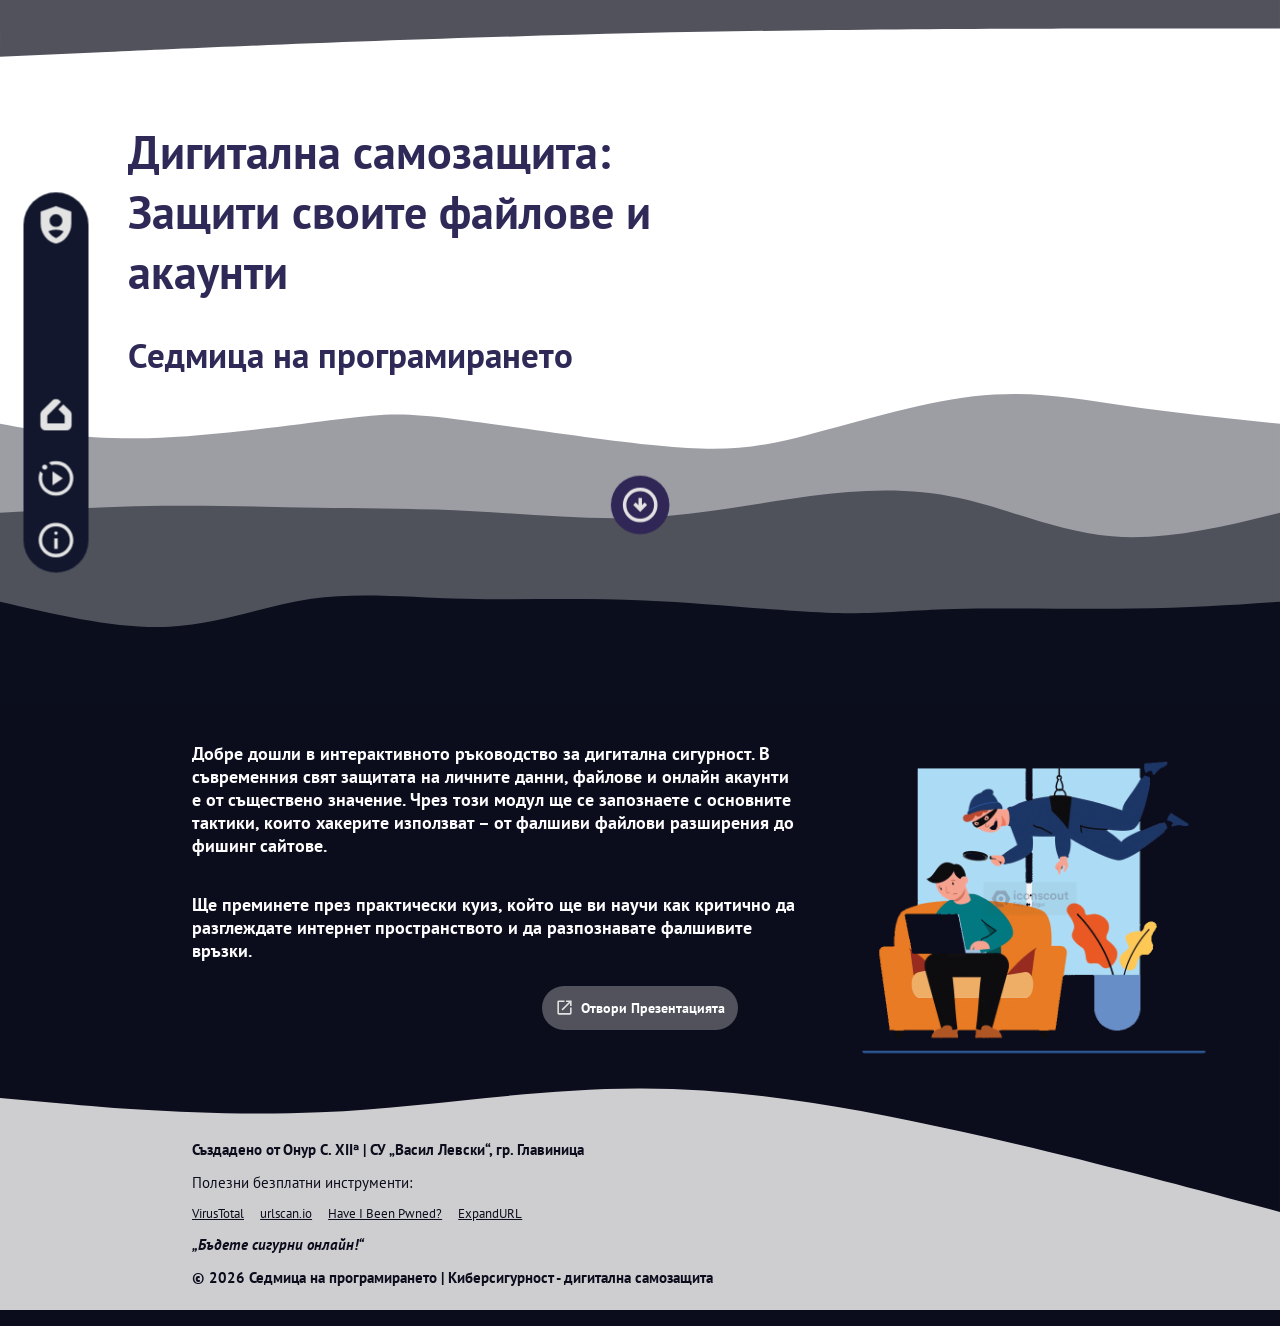
<file: index.html>
<!DOCTYPE html>
<html lang="en">
<head>
    <meta charset="UTF-8">
    <link rel="icon" href="data:image/svg+xml,<svg xmlns=%22http://www.w3.org/2000/svg%22 viewBox=%220 0 100 100%22><text y=%22.9em%22 font-size=%2290%22>🛡️</text></svg>">
    <meta name="viewport" content="width=device-width, initial-scale=1.0">
    <link rel="stylesheet" href="files/main.css">
    <link rel="stylesheet" href="files/navigation.css">
    <link rel="stylesheet" href="files/opening.css">
    <link rel="stylesheet" href="files/footer.css">
    <link rel="preconnect" href="https://fonts.googleapis.com">
    <link rel="preconnect" href="https://fonts.gstatic.com" crossorigin>
    <link href="https://fonts.googleapis.com/css2?family=PT+Sans:ital,wght@0,400;0,700;1,400;1,700&display=swap" rel="stylesheet">
    <title>Дигитална самозащита | Седмица на програмирането</title>
    <script>
        function copyLink() {
            const linkToCopy = "https://onurseyhan29.github.io/cybersecurity26/";

            navigator.clipboard.writeText(linkToCopy).then(() => {
            document.getElementById("copyImg").style.opacity = "0.4";
         });
        }
    </script>
</head>
<body>
    <nav class="buttons">
       <button class="logo" popovertarget="sharescreen"><div class="logos"></div></button><div class="share-hint"><h1>⬅️ Сподели оттук!</h1></div>
            <div id="sharescreen" popover>
                <br><br><center><a href=""><span><img style="padding-right: 10px;margin-bottom: -8px;height: 27px;padding-left: 2px;" src="files/openlink.svg" alt=""></span>Към началната страница</a></center><br><br>
                <h2>Сканирай QR кода с телефона си или копирай директния линк:</h2><br>
                <div>
                    <img src="qr.png" alt="QR code"><br>
                    <button id="copyBtn" onclick="copyLink()"><img src="files/copy.svg" id="copyImg" alt="Copy Link" title="Copy Link"></button>
                </div>
            </div>
       <a href="" alt="Начална Страница" title="Начална Страница"><img style="margin-top: -7px;" src="files/home-f.svg"></a>
       <a href="presentation/" alt="Презентация" title="Презентация"><img src="files/slideshow.svg"></a>
       <a href="info/" alt="Повече Информация" title="Повече Информация"><img src="files/info.svg"></a>
    </nav>
    <!--"Space"-->

    <header>
        <img src="files/wavetop.svg" alt="wave svg" class="wavetop">
        <div class="title">
            <h1>Дигитална самозащита: Защити своите файлове и акаунти</h1>
            <h2>Седмица на програмирането</h2>
        </div>
        <video autoplay muted loop id="vid">
            <source src="files/Cyber Security Hacker.mp4" type="video/mp4">
        </video>
        <a href="#content" class="downbut"><img src="files/down.svg" alt="GoDown"></a>
        <img class="wave" src="files/wave.svg" alt="wave svg">
    </header>

    <center><div id="content">
        <h1>Добре дошли в интерактивното ръководство за дигитална сигурност. В съвременния свят защитата на личните данни, файлове и онлайн акаунти е от съществено значение. Чрез този модул ще се запознаете с основните тактики, които хакерите използват – от фалшиви файлови разширения до фишинг сайтове.</h1>
        <br><h1>Ще преминете през практически куиз, който ще ви научи как критично да разглеждате интернет пространството и да разпознавате фалшивите връзки.</h1>
        <br>
        <img class="hackedgif" src="files/hacked.gif" alt="">
        <br><center><a class="openpres" href="presentation/"><span><img src="files/openlink.svg" alt=""></span>Отвори Презентацията</a></center><br><br>
    </div></center>
   
    <footer>
        <img src="files/wavefoot.svg" alt="">
        <div class="footertool1">
            <h1 style="font-weight: 800;">Създадено от Онур С. XIIᵃ | СУ „Васил Левски“, гр. Главиница</h1>
            <h1 style="font-weight: 100;">Полезни безплатни инструменти:</h1>
            <p>
                <span><a target="_blank" style="color: #0c0d1c;" href="https://www.virustotal.com/">VirusTotal</a></span>
                <span><a target="_blank" style="color: #0c0d1c;" href="https://urlscan.io/">urlscan.io</a></span>
                <span><a target="_blank" style="color: #0c0d1c;" href="https://haveibeenpwned.com/">Have I Been Pwned?</a></span>
                <span><a target="_blank" style="color: #0c0d1c;" href="https://wheregoes.com/">ExpandURL</a></span>
            </p>
            <h1 style="font-style: italic;">„Бъдете сигурни онлайн!“</h1>
            <h1 style="font-weight: 800;">© 2026 Седмица на програмирането | Киберсигурност - дигитална самозащита</h1>
        </div>
    </footer>
</body>
</html>
</file>
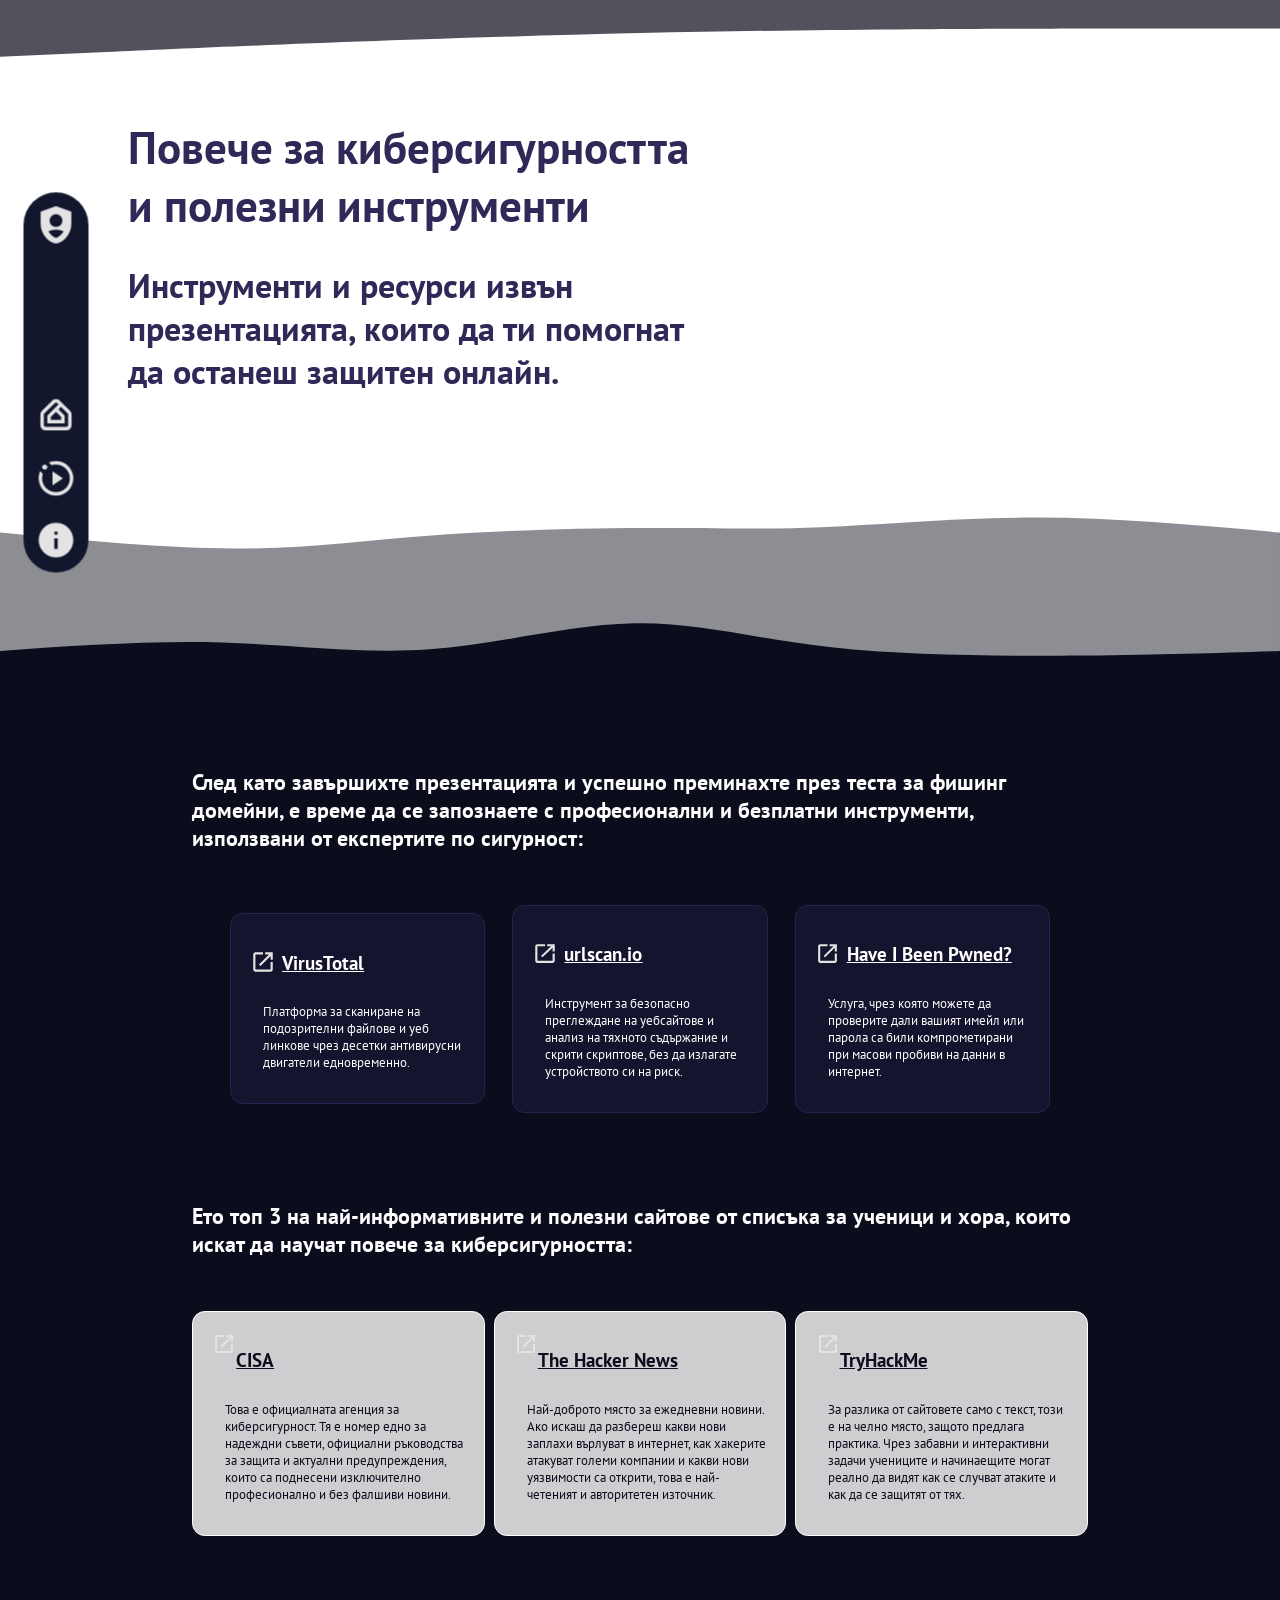
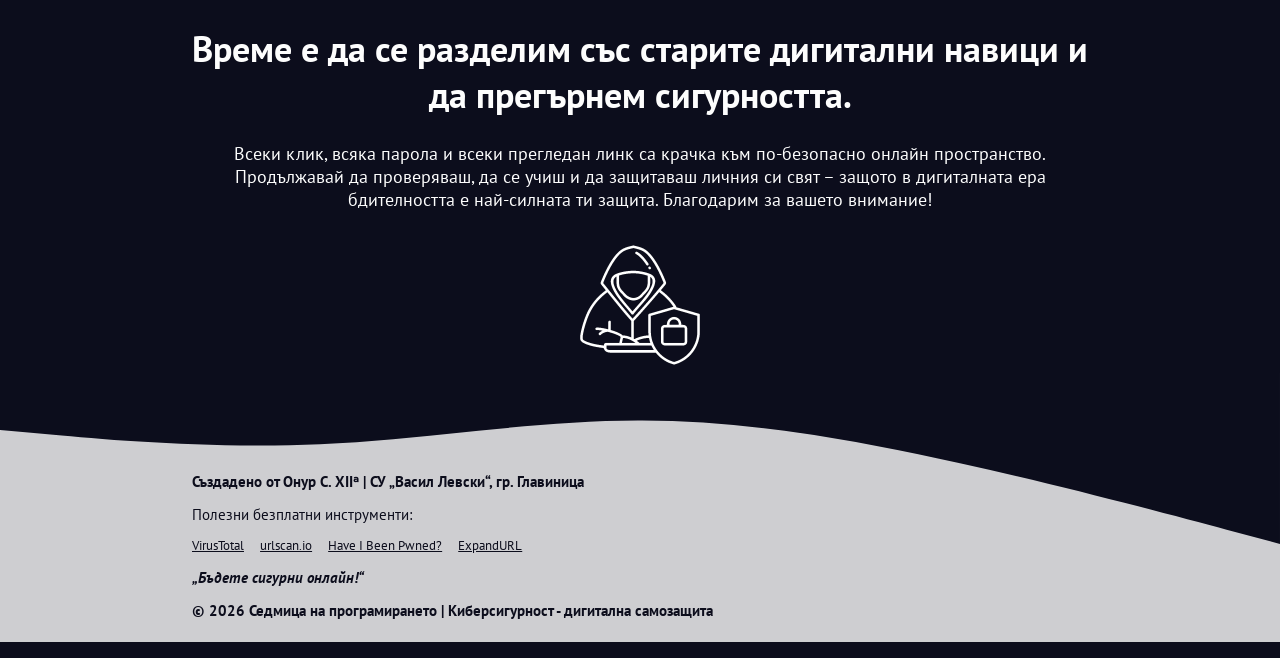
<file: info/index.html>
<!DOCTYPE html>
<html lang="en">
<head>
    <meta charset="UTF-8">
    <link rel="icon" href="data:image/svg+xml,<svg xmlns=%22http://www.w3.org/2000/svg%22 viewBox=%220 0 100 100%22><text y=%22.9em%22 font-size=%2290%22>🛡️</text></svg>">
    <meta name="viewport" content="width=device-width, initial-scale=1.0">
    <link rel="stylesheet" href="../files/info.css">
    <link rel="stylesheet" href="../files/navigation.css">
    <link rel="stylesheet" href="../files/opening.css">
    <link rel="stylesheet" href="../files/footer.css">
    <link rel="preconnect" href="https://fonts.googleapis.com">
    <link rel="preconnect" href="https://fonts.gstatic.com" crossorigin>
    <link href="https://fonts.googleapis.com/css2?family=PT+Sans:ital,wght@0,400;0,700;1,400;1,700&display=swap" rel="stylesheet">
    <title>Дигитална самозащита | Седмица на програмирането</title>
    <script>
        function copyLink() {
            const linkToCopy = "https://onurseyhan29.github.io/cybersecurity26/";

            navigator.clipboard.writeText(linkToCopy).then(() => {
            document.getElementById("copyImg").style.opacity = "0.4";
         });
        }
    </script>
</head>
<body>
    <nav class="buttons">
       <button class="logo" popovertarget="sharescreen"><div class="logos"></div></button><div class="share-hint"><h1>⬅️ Сподели оттук!</h1></div>
            <div id="sharescreen" popover>
                <br><br><center><a href="../"><span><img style="padding-right: 10px;margin-bottom: -8px;height: 27px;padding-left: 2px;" src="../files/openlink.svg" alt=""></span>Към началната страница</a></center><br><br>
                <h2>Сканирай QR кода с телефона си или копирай директния линк:</h2><br>
                <div>
                    <img src="../qr.png" alt="QR code"><br>
                    <button id="copyBtn" onclick="copyLink()"><img src="../files/copy.svg" id="copyImg" alt="Copy Link" title="Copy Link"></button>
                </div>
            </div>
       <a href="../" alt="Начална Страница" title="Начална Страница"><img style="margin-top: -7px;" src="../files/home.svg"></a>
       <a href="../presentation/" alt="Презентация" title="Презентация"><img src="../files/slideshow.svg"></a>
       <a href="" alt="Повече Информация" title="Повече Информация"><img src="../files/info-f.svg"></a>
    </nav>
    <!--"Space"-->

    <header>
        <img src="../files/wavetop.svg" alt="wave svg" class="wavetop">
        <div class="title">
            <h1>Повече за киберсигурността и полезни инструменти</h1>
            <h2>Инструменти и ресурси извън презентацията, които да ти помогнат да останеш защитен онлайн.</h2>
        </div>
        <video autoplay muted loop id="vid">
            <source src="../files/Cyber Security.mp4" type="video/mp4">
        </video>
    </header>
    <div style="position: relative;"><img class="wave" src="../files/wave2.svg" alt="wave svg"></div>

    <center><div class="content">
        <h1>След като завършихте презентацията и успешно преминахте през теста за фишинг домейни, е време да се запознаете с професионални и безплатни инструменти, използвани от експертите по сигурност:</h1>
    </div></center>

    <center><div class="links1">
        <div>
            <a target="_blank" href="https://www.virustotal.com/"><span><img class="imginlink" src="../files/openlink.svg" alt=""></span><span><h2>VirusTotal</h2></span></a>
            <p>Платформа за сканиране на подозрителни файлове и уеб линкове чрез десетки антивирусни двигатели едновременно.</p>
        </div>
        <div>
            <a target="_blank" href="https://urlscan.io/"><span><img class="imginlink" src="../files/openlink.svg" alt=""></span><span><h2>urlscan.io</h2></span></a>
            <p>Инструмент за безопасно преглеждане на уебсайтове и анализ на тяхното съдържание и скрити скриптове, без да излагате устройството си на риск.</p>
        </div>
        <div>
            <a target="_blank" href="https://haveibeenpwned.com/"><span><img class="imginlink" src="../files/openlink.svg" alt=""></span><span><h2>Have I Been Pwned?</h2></span></a>
            <p>Услуга, чрез която можете да проверите дали вашият имейл или парола са били компрометирани при масови пробиви на данни в интернет.</p>
        </div>
    </div></center>

    <center><div class="content2">
        <h1>Ето топ 3 на най-информативните и полезни сайтове от списъка за ученици и хора, които искат да научат повече за киберсигурността:</h1>
    </div></center>

    <center><div class="links2">
        <div>
            <a target="_blank" href="https://www.cisa.gov/"><span><img class="imginlink2" src="../files/openlink.svg" alt=""></span><span><h2>CISA</h2></span></a>
            <p>Това е официалната агенция за киберсигурност. Тя е номер едно за надеждни съвети, официални ръководства за защита и актуални предупреждения, които са поднесени изключително професионално и без фалшиви новини.</p>
        </div>
        <div>
            <a target="_blank" href="https://thehackernews.com/"><span><img class="imginlink2" src="../files/openlink.svg" alt=""></span><span><h2>The Hacker News</h2></span></a>
            <p>Най-доброто място за ежедневни новини. Ако искаш да разбереш какви нови заплахи върлуват в интернет, как хакерите атакуват големи компании и какви нови уязвимости са открити, това е най-четеният и авторитетен източник.</p>
        </div>
        <div>
            <a target="_blank" href="https://tryhackme.com/"><span><img class="imginlink2" src="../files/openlink.svg" alt=""></span><span><h2>TryHackMe</h2></span></a>
            <p>За разлика от сайтовете само с текст, този е на челно място, защото предлага практика. Чрез забавни и интерактивни задачи учениците и начинаещите могат реално да видят как се случват атаките и как да се защитят от тях.</p>
        </div>
    </div></center>

    <center><div class="content3">
        <h1>Време е да се разделим със старите дигитални навици и да прегърнем сигурността.</h1>
        <p>Всеки клик, всяка парола и всеки прегледан линк са крачка към по-безопасно онлайн пространство. Продължавай да проверяваш, да се учиш и да защитаваш личния си свят – защото в дигиталната ера бдителността е най-силната ти защита. Благодарим за вашето внимание!</p>
    </div></center>
    
    <center><img class="end" src="../files/safe.png" alt=""></center>

    <footer>
        <img src="../files/wavefoot.svg" alt="">
        <div class="footertool1">
            <h1 style="font-weight: 800;">Създадено от Онур С. XIIᵃ | СУ „Васил Левски“, гр. Главиница</h1>
            <h1 style="font-weight: 100;">Полезни безплатни инструменти:</h1>
            <p>
                <span><a target="_blank" style="color: #0c0d1c;" href="https://www.virustotal.com/">VirusTotal</a></span>
                <span><a target="_blank" style="color: #0c0d1c;" href="https://urlscan.io/">urlscan.io</a></span>
                <span><a target="_blank" style="color: #0c0d1c;" href="https://haveibeenpwned.com/">Have I Been Pwned?</a></span>
                <span><a target="_blank" style="color: #0c0d1c;" href="https://wheregoes.com/">ExpandURL</a></span>
            </p>
            <h1 style="font-style: italic;">„Бъдете сигурни онлайн!“</h1>
            <h1 style="font-weight: 800;">© 2026 Седмица на програмирането | Киберсигурност - дигитална самозащита</h1>
        </div>
    </footer>
</body>
</html>
</file>
<file: files/main.css>
html {
  scroll-behavior: smooth;
}
body{
    background-color: #0c0d1c;
    margin: 0;
}
::-webkit-scrollbar {
  width: 15px;
}
::-webkit-scrollbar-track {
  background: #00000000;
}
::-webkit-scrollbar-thumb {
  background: #212953;
  border-radius: 10px;
}
::-webkit-scrollbar-thumb:hover {
  background: #37448a;
}
header{
    background-color: #ffffff;
    width: 100%;
    height: 55vw;
    position: relative;
    margin: 0;
}
.wave{
  position: absolute;
  bottom: 0;
  width: 100%;
  z-index: 1;
}
.title{
  position: absolute;
  top: 13%;
  width: 45%;
  margin: auto;
  left: 10%;
  font-size: 1.8vw;
  z-index: 2;
  font-family: "PT Sans", sans-serif;
  font-weight: 700;
  font-style: normal;
  animation: left 6s cubic-bezier(0.16, 1, 0.3, 1) 1s forwards;
  color: #2f2958;
}
header>video{
  position: absolute;
  right: 3%;
  top: 7%;
  width: 45%;
}
@keyframes left{
  from{opacity: 0;transform: translateX(-70px)}
  to{opacity: 1;transform: translateX(0)}
}
.wavetop{
  position: absolute;
  top: 0;
  width: 100%;
  z-index: 1;
}
.downbut{
  position: absolute;
  justify-content: center;
  align-items: center;
  background-color: #312757;
  transform: translateX(-50%) scale(0.65);
  left: 50%;
  z-index: 4;
  bottom: 22%;
  padding: 1vw;
  border-radius: 50%;
  aspect-ratio: 1 / 1;
  height: 5vw;
}
.downbut>img{
  width: 5vw;
  aspect-ratio: 1 / 1;
  margin: auto;
}
.downbut:hover{
  background-color: #13162d;
}
#content{
  width: 70%;
  text-align: left;
  color: rgb(253, 253, 253);
  font-family: "PT Sans", sans-serif;
  font-weight: 100;
  font-size: 0.71vw;
  position: relative;  
  padding-top: 2vw;
}
#content>h1{
  width: 68%;
}
.hackedgif{
  position: absolute;
  right: -15%;
  top: 1%;
  z-index: 3;
  height: 30vw;
}
.openpres{
  background-color: #51525c;
  text-decoration: none;
  color: #ffffff;
  padding: 1.0vw;
  font-size: 1.1vw;
  font-weight: 700;
  justify-content: center;
  align-items: center;
  width: auto;
  border-radius: 10vw;
  z-index: 4;
}
.openpres>span>img{
  width: 1.5vw;
  padding-right: 0.6vw;
  margin-bottom: -0.48%;
}
.openpres:hover{
  background-color: #305894;
}
@media only screen and (max-width: 500px) {
  header{
    height: 105vw;
  }
  .title{
    top: 22%;
    width: 80%;
    margin: auto;
    left: 10%;
    font-size: 3.5vw;
  }
  header>video{
    position: absolute;
    right: 3%;
    top: 7%;
    width: 0%;
    height: 0%;
  }
  .downbut>img{
    width: 20vw;
  }
  .downbut{
    bottom: 7%;
    height: auto;
  }
  #content{
  width: 80%;
  text-align: left;
  font-size: 2.7vw;
  position: relative;  
  padding-top: 2vw;
  }
  #content>h1{
    width: 100%;
  }
  .hackedgif{
    right: 0;
    top: 0;
    height: 0;
    width: 0;
  }
  .openpres{
    padding: 4vw;
    font-size: 6vw;
    font-weight: 700;
    width: auto;
    border-radius: 10vw;
    z-index: 4;
  }
  .openpres>span>img{
    width: 7vw;
    padding-right: 2vw;
    margin-bottom: -1.7%;
  }
}
@media only screen and (max-width: 1100px) and (orientation: landscape) {

}
</file>
<file: files/navigation.css>
.buttons{
    background-color: #12172e;
    display: flex;
    flex-direction: column;
    position: fixed;
    margin-left: 6px;
    align-items: center;
    justify-content: center;
    border-radius: 60px;
    top: 10%;
    padding: 10px;
    row-gap: 15px;
    scale: 0.65;
    z-index: 4;
}
.buttons>a,
.buttons>button{
    width: 90%;
    background-image: linear-gradient(#12172e);
    border-radius: 50%;
    display: flex;
    justify-content: center;
    align-items: center;
    height: 80px;
    width: 80px;
    aspect-ratio: 1 / 1;
    border: none;
    box-shadow: none;
    outline: none;
    background-color: transparent;
}     /*     background-image: linear-gradient(to bottom right, #437dee, #00ba87); */
.buttons>a>img{
    width: 80%;
}
.buttons>a:hover{
    scale: 1.015;
    background-image: linear-gradient(to bottom right, #437dee, #00ba87);
}
.buttons>button:hover{
    scale: 1.015;
    background-image: linear-gradient(to bottom right, #437dee, #00ba87);
}
.logos{
    height: 64px;
    width: 64px;
    background-image: url(1.svg);
    background-size: cover;
    animation-name: logo;
    animation-duration: 12s;
    animation-iteration-count: infinite;
}
.logo{
    margin-bottom: 200px;
    display: inline-flex;
}
@keyframes logo{
    0%{background-image: url(1.svg);}
    40%{background-image: url(1.svg);}
    50%{background-image: url(2.svg);}
    60%{background-image: url(3.svg);}
    70%{background-image: url(4.svg);}
    80%{background-image: url(5.svg);}
    90%{background-image: url(6.svg);}
    100%{background-image: url(1.svg);}
}
@media only screen and (max-width: 500px) {
    .buttons{
        top: 3%;
        flex-direction: row;
        row-gap: 0;
        left: 50%;
        transform: translateX(-50%) scale(0.65);
        scale: none;
        transform-origin: top center;
        margin-left: 0;
    }
    .logo{
        margin-bottom: 0px;
        margin-right: 50px;
    }
    .share-hint{
        margin-top: 10%;
        margin-left: -87%;
        z-index: 4;
    }
}
@media only screen and (max-width: 1100px) and (orientation: landscape) {
    .buttons {
        top: 50%;
        column-gap: 12px;
        row-gap: 0;
        margin-left: 0;
        left: 1%;
        transform: translateY(-50%) scale(0.55);
        scale: none;
        margin-top: 0%;
        transform-origin: left center;
    }

    .logo {
        margin-bottom: 30px; 
    }
    .share-hint{
        margin-top: 12px;
    }
    #sharescreen{
        scale: 0.7;
    }
}
.share-hint {
    position: absolute;
    left: 110%;
    top: 8.5%;
    transform: translateY(-50%);
    white-space: nowrap;
    background: #12172e;
    font-size: 0.75rem;
    padding: 15px 25px;
    border-radius: 50px;
    pointer-events: none; 
    opacity: 0;
    animation: fadeOut 3s forwards 1s;
     
}
.share-hint>h1{
    font-family: "Raleway", sans-serif;
    color: #ffffff;
}
@keyframes fadeOut {
  0% {
    opacity: 0;
    transform: translateY(-50%) translateX(-4px);
    }
  20% {
    opacity: 1; 
    transform: translateY(-50%) translateX(0);
    }
  80% {
    opacity: 1; 
    }
  100% {
    opacity: 0; 
    }
}
#sharescreen {
    margin: auto;
    padding: 24px;
    border-radius: 16px;
    border: 1px solid #334155;
    background-color: #0f172a;
    color: #ffffff;
    max-width: 360px;
    width: 70%;
    box-shadow: 0 20px 25px -5px rgba(0, 0, 0, 0.5);
    justify-content: center;
}
#sharescreen>h2 {
    font-family: "Raleway", sans-serif;
    font-size: 120%;
    text-align: center;
    font-weight: 200;
}
#sharescreen>center>a {
    font-family: "Raleway", sans-serif;
    font-size: 90%;
    text-align: center;
    color: #ffffff;
    background-image: linear-gradient(to bottom right, #437dee, #00ba87);
    padding: 15px;
    border-radius: 40px;
    text-decoration: none;
    font-weight: 600;
    position: relative;
}
#sharescreen>div{
    display: flex;
    flex-direction: row;
    flex-wrap: wrap;
    justify-content: center;
    align-self: center;
    column-gap: 4%;
}
#sharescreen>div>img{
    width: 40%;
    display: block;
    border-radius: 12px;
    border: white solid 5px;
}
#sharescreen::backdrop {
    background-color: rgba(0, 0, 0, 0.6);
    backdrop-filter: blur(4px);
}
#copyBtn{
    border: none;
    box-shadow: none;
    outline: none;
    background-color: transparent;
    justify-content: center;
    align-items: center;
    width: 40%;
    background: rgba(255, 255, 255, 0.05);
    border: 1px solid rgba(255, 255, 255, 0.15);
    border-radius: 50%;
    padding: 16px;
    cursor: pointer;
    transition: all 0.2s ease;
    aspect-ratio: 1 / 1;
}
#copyBtn>img{
    width: 80%;
}
#copyBtn:hover {
  background: rgba(255, 255, 255, 0.1);
  transform: scale(1.05);
}
</file>
<file: files/opening.css>
body{
    animation-name: opening;
    animation-duration: 2s;
}
@keyframes opening{
    0%{opacity: 0;}
    50%{opacity: 0;}
    100%{opacity: 1;}
}
</file>
<file: files/footer.css>
footer{
    background-color: #ceced1;
    width: 100%;
    height: 21vw;
    position: relative;
    align-items: center;
    display: flex;
}
footer>img{
    position: absolute;
    top: 0;
    width: 100%;
}
.footertool1{
    position: relative;
    top: 14%;
    left: 15%;
    font-family: "PT Sans", sans-serif;
    font-size: 0.6vw;
    display: flex;
    flex-direction: column;
    color: #0c0d1c;
    row-gap: 1vw;
}
.footertool1>h1{
    color: #0c0d1c;
    margin: 0;
}
.footertool1>p{
    color: #0c0d1c;
    margin: 0;
}
.footertool1>p>span{
    font-size: 1vw;
    margin-right: 1.1vw;
}
@media only screen and (max-width: 500px) {
    footer{
        height: 90vw;
    }
    .footertool1{
        top: 6%;
        left: 15%;
        font-size: 2vw;
        display: flex;
        row-gap: 5vw;
        width: 75%;
    }
    .footertool1>h1{
        margin: 0;
    }
    .footertool1>p{
        margin: 0;
        width: 80%;
    }
    .footertool1>p>span{
        font-size: 5vw;
        margin-right: 5vw;
    }
}
</file>
<file: files/info.css>
body{
    background-color: #0c0d1c;
    margin: 0;
}
::-webkit-scrollbar {
  width: 15px;
}
::-webkit-scrollbar-track {
  background: #00000000;
}
::-webkit-scrollbar-thumb {
  background: #212953;
  border-radius: 10px;
}
::-webkit-scrollbar-thumb:hover {
  background: #37448a;
}
header{
    background-color: #ffffff;
    width: 100%;
    height: 30vw;
    position: relative;
    margin: 0;
}
.wavetop{
  position: absolute;
  top: 0;
  width: 100%;
  z-index: 3;
}
.title{
  position: absolute;
  top: 23%;
  width: 44%;
  margin: auto;
  left: 10%;
  font-size: 1.75vw;
  z-index: 3;
  font-family: "PT Sans", sans-serif;
  font-weight: 700;
  font-style: normal;
  animation: left 6s cubic-bezier(0.16, 1, 0.3, 1) 1s forwards;
  color: #2f2958;
}
header>video{
  position: absolute;
  right: 3%;
  top: 7%;
  width: 45%;
  z-index: 2;
}
@keyframes left{
  from{opacity: 0;transform: translateX(-70px)}
  to{opacity: 1;transform: translateX(0)}
}
.wave{
  position: absolute;
  top: 0;
  width: 100%;
  z-index: 0;
}
.content{
  position: relative;
  width: 70%;
  margin-top: 30%;
  font-size: 0.85vw;
  text-align: left;
  color: rgb(253, 253, 253);
  font-family: "PT Sans", sans-serif;
  font-weight: 100;
}
.links1{
  padding-top: 3vw;
  display: flex;
  flex-direction: row;
  column-gap: 3%;
  justify-content: center;
  align-items: center;
  width: 70%;
}
.links1>div{
  background-color: #15142e;
  text-align: left;
  font-size: 1vw;
  text-align: left;
  color: rgb(253, 253, 253);
  font-family: "PT Sans", sans-serif;
  font-weight: 100;
  border-style: solid;
  border-width: 0.1vw;
  border-color: #262352;
  border-radius: 1vw;
  padding: 1.5vw;
  width: 24%;
}
.links1>div>a{
  text-decoration: underline;
  color: white;
  display: flex;
  flex-direction: row;
  flex-wrap: wrap;
}
.links1>div>p{
  padding-left: 1vw;
}
.content2{
  position: relative;
  width: 70%;
  margin-top: 7%;
  font-size: 0.85vw;
  text-align: left;
  color: rgb(253, 253, 253);
  font-family: "PT Sans", sans-serif;
  font-weight: 100;
}
.links2{
  padding-top: 3vw;
  display: flex;
  flex-direction: row;
  column-gap: 1%;
  justify-content: center;
  align-items: center;
  width: 70%;
}
.links2>div{
  background-color: #ceced1;
  text-align: left;
  font-size: 1vw;
  text-align: left;
  color: #0d0c1c;
  font-family: "PT Sans", sans-serif;
  font-weight: 100;
  border-style: solid;
  border-width: 0.1vw;
  border-color: white;
  border-radius: 1vw;
  padding: 1.5vw;
  width: 33%;
}
.links2>div>a{
  text-decoration: underline;
  color: #0d0c1c;
  display: flex;
  flex-direction: row;
  flex-wrap: wrap;
}
.links2>div>p{
  padding-left: 1vw;
}
.content3{
  position: relative;
  width: 70%;
  margin-top: 7%;
  font-size: 1.4vw;
  text-align: left;
  color: rgb(253, 253, 253);
  font-family: "PT Sans", sans-serif;
  font-weight: 100;
  text-align: center;
}
.end{
  position: relative;
  width: 10vw;
  padding-top: 1vw;
  filter: brightness(100%);
}
.imginlink{
    height: 2vw;
    margin-top: 1.2vw;
    padding-right: 0.5vw;
}
@media only screen and (max-width: 500px) {
  header{
    width: 100%;
    height: 90vw;
    margin: 0;
  }
  .title{
    top: 27%;
    width: 85%;
    margin: auto;
    left: 10%;
    font-size: 3.7vw;
  }
  header>video{
    right: 0;
    top: 0;
    width: 0;
  }
  .content{
    position: relative;
    width: 80%;
    margin-top: 30%;
    font-size: 2.35vw;
  }
  .links1{
    padding-top: 3vw;
    display: flex;
    column-gap: 3%;
    width: 90%;
    flex-wrap: nowrap;
    flex-direction: column;
    row-gap: 3vw;
  }
  .links1>div{
    font-size: 4.5vw;
    border-style: solid;
    border-width: 0.1vw;
    border-radius: 1vw;
    padding: 6vw;
    width: 80%;
  }
  .links1>div>a{
    text-decoration: underline;
    flex-direction: row;
    flex-wrap: wrap;
  }
  .imginlink{
    height: 8vw;
    margin-top: 6vw;
    padding-right: 3vw;
  }
  .links1>div>p{
    padding-left: 2vw;
  }
  .content2{
    width: 80%;
    margin-top: 7%;
    font-size: 2.35vw;
  }
  .links2{
    padding-top: 3vw;
    display: flex;
    column-gap: 3%;
    width: 90%;
    flex-wrap: nowrap;
    flex-direction: column;
    row-gap: 3vw;
  }
  .imginlink2{
    height: 8vw;
    margin-top: 6vw;
    padding-right: 3vw;
    filter: brightness(5%);
  }
  .links2>div{
    font-size: 4.5vw;
    border-style: solid;
    border-width: 0.1vw;
    border-radius: 1vw;
    padding: 6vw;
    width: 80%;
  }
  .links2>div>a{
    text-decoration: underline;
    flex-direction: row;
    flex-wrap: wrap;
  }
  .links2>div>p{
    padding-left: 2vw;
  }
  .content3{
    width: 80%;
    margin-top: 7%;
    font-size: 2.5vw;
  }
  .content3>p{
    font-size: 4vw;
  }
  .end{
    position: relative;
    width: 40vw;
    padding-top: 1vw;
    filter: brightness(100%);
  }
}
</file>
